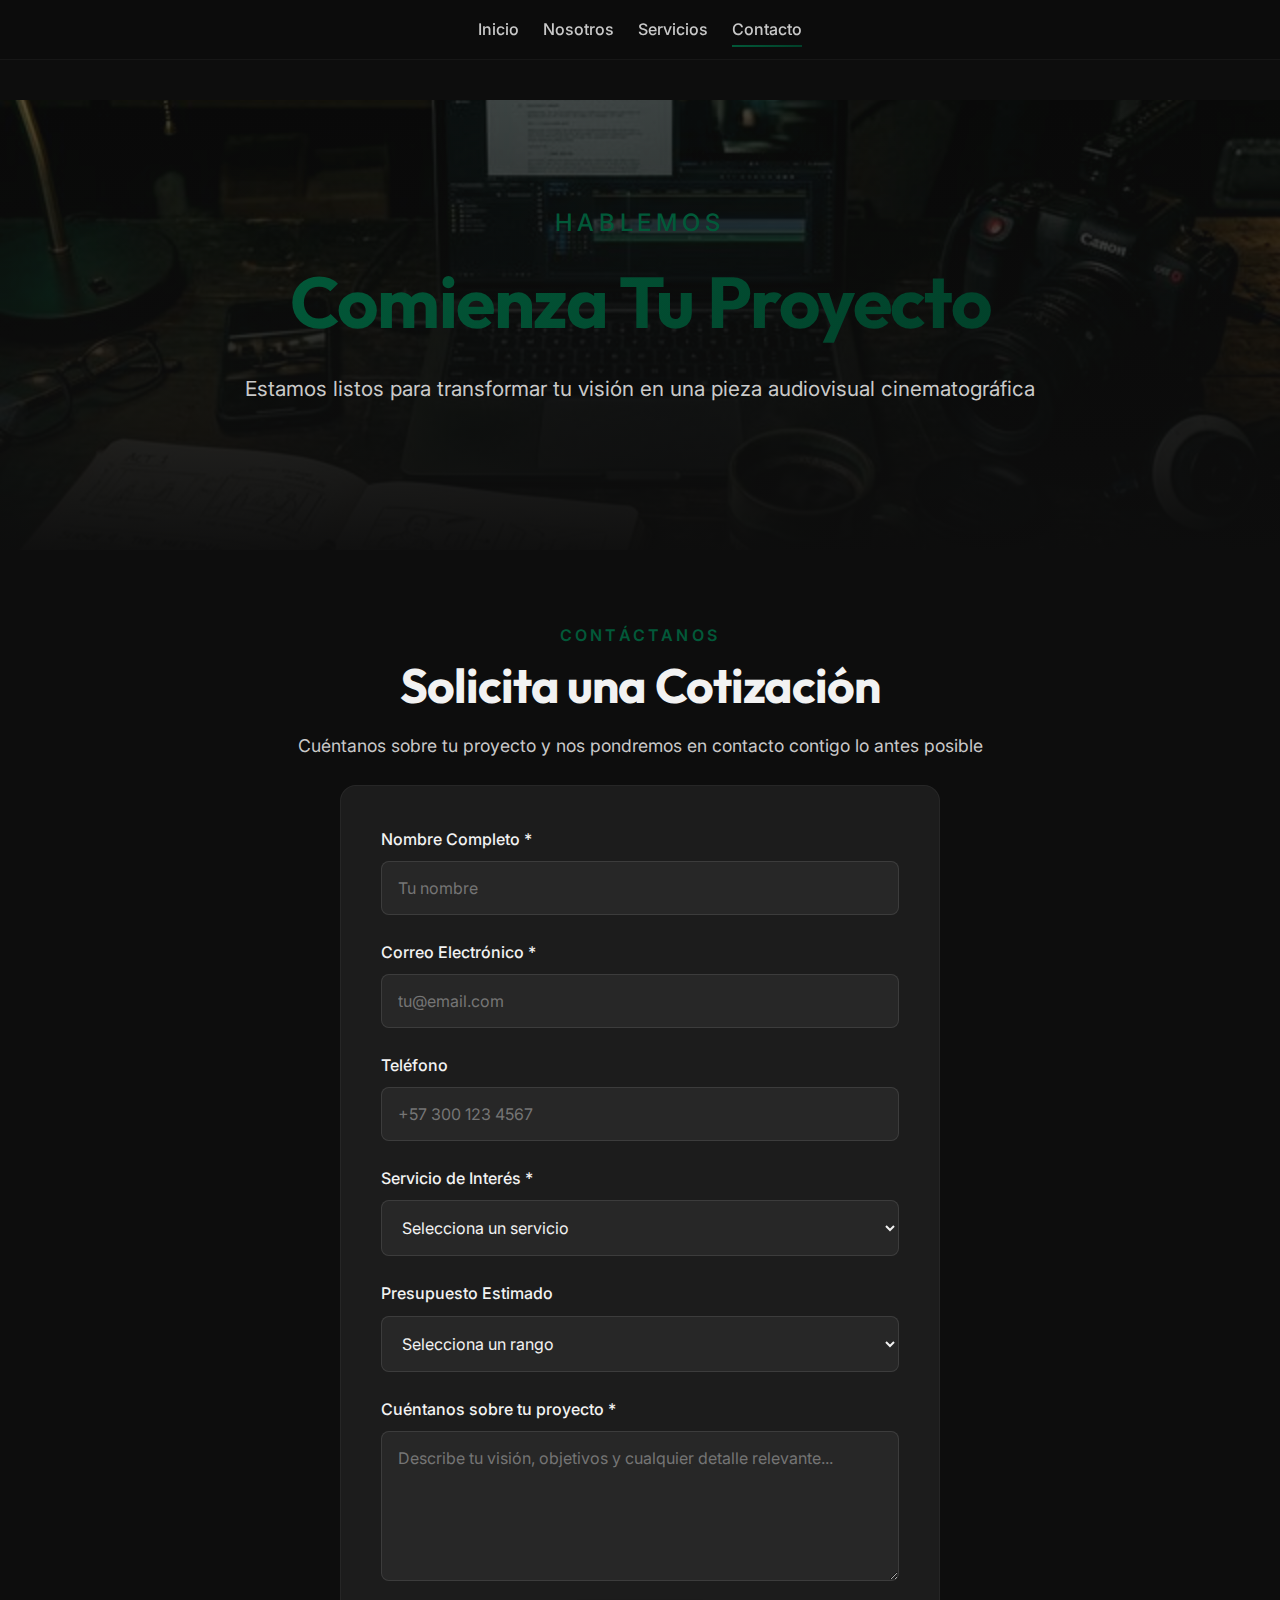
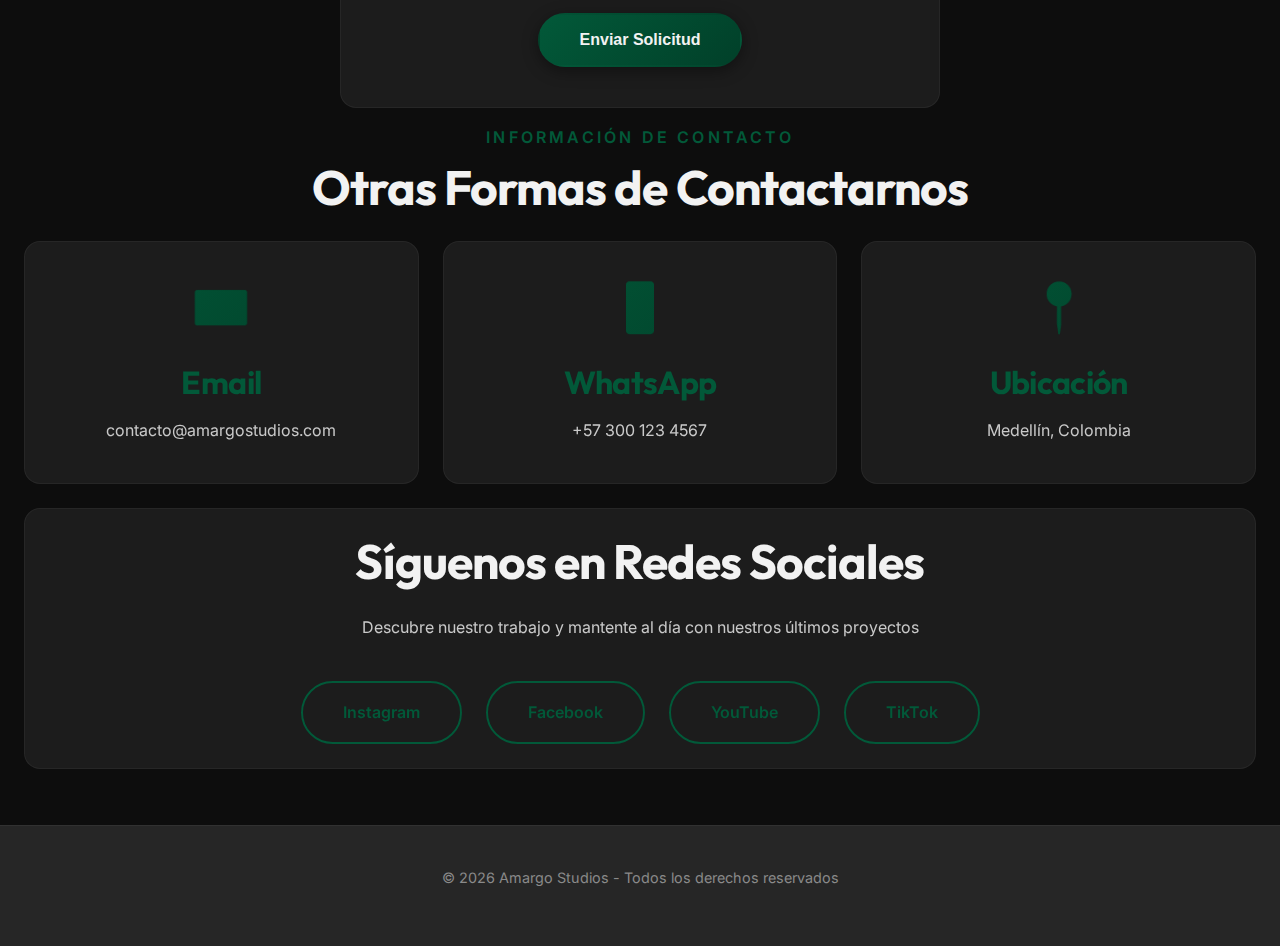
<file: contact.html>
<!DOCTYPE html>
<html lang="es">

<head>
    <meta charset="UTF-8">
    <meta name="viewport" content="width=device-width, initial-scale=1.0">
    <meta name="description" content="Contacta a Amargo Studios para tu próximo proyecto audiovisual cinematográfico">
    <title>Contacto - Amargo Studios</title>

    <!-- Google Fonts -->
    <link rel="preconnect" href="https://fonts.googleapis.com">
    <link rel="preconnect" href="https://fonts.gstatic.com" crossorigin>
    <link
        href="https://fonts.googleapis.com/css2?family=Inter:wght@300;400;500;600;700&family=Outfit:wght@600;700;800&display=swap"
        rel="stylesheet">

    <!-- Styles -->
    <link rel="stylesheet" href="../assets/css/styles.css">
</head>

<body>

    <header id="header">
        <div class="header-container">
            <nav>
                <ul>
                    <li><a href="index.html">Inicio</a></li>
                    <li><a href="about.html">Nosotros</a></li>
                    <li><a href="services.html">Servicios</a></li>
                    <li><a href="contact.html" class="active">Contacto</a></li>
                </ul>
            </nav>
        </div>
    </header>

    <main>
        <!-- HERO SECTION -->
        <section class="hero" style="min-height: 50vh;">
            <img class="hero-background" src="../assets/images/contact-hero.jpg" alt="Contacto Amargo Studios">
            <div class="hero-overlay"></div>
            <div class="hero-content fade-in-up">
                <p class="hero-subtitle">Hablemos</p>
                <h1 class="hero-title">Comienza Tu Proyecto</h1>
                <p class="hero-description">
                    Estamos listos para transformar tu visión en una pieza audiovisual cinematográfica
                </p>
            </div>
        </section>

        <!-- CONTACT FORM -->
        <section class="container">
            <div class="section-header">
                <p class="section-subtitle">Contáctanos</p>
                <h2>Solicita una Cotización</h2>
                <p>
                    Cuéntanos sobre tu proyecto y nos pondremos en contacto contigo lo antes posible
                </p>
            </div>

            <form class="contact-form" id="contactForm">
                <div class="form-group">
                    <label for="name">Nombre Completo *</label>
                    <input type="text" id="name" name="name" required placeholder="Tu nombre">
                </div>

                <div class="form-group">
                    <label for="email">Correo Electrónico *</label>
                    <input type="email" id="email" name="email" required placeholder="tu@email.com">
                </div>

                <div class="form-group">
                    <label for="phone">Teléfono</label>
                    <input type="tel" id="phone" name="phone" placeholder="+57 300 123 4567">
                </div>

                <div class="form-group">
                    <label for="service">Servicio de Interés *</label>
                    <select id="service" name="service" required
                        style="width: 100%; padding: 1rem; background: rgba(255, 255, 255, 0.05); border: 1px solid rgba(255, 255, 255, 0.1); border-radius: 8px; color: var(--color-text-primary); font-family: var(--font-primary); font-size: 1rem;">
                        <option value="">Selecciona un servicio</option>
                        <option value="produccion-video">Producción de Video</option>
                        <option value="fotografia">Fotografía Profesional</option>
                        <option value="redes-sociales">Contenido para Redes Sociales</option>
                        <option value="proyectos-especiales">Proyectos Especiales</option>
                        <option value="otro">Otro</option>
                    </select>
                </div>

                <div class="form-group">
                    <label for="budget">Presupuesto Estimado</label>
                    <select id="budget" name="budget"
                        style="width: 100%; padding: 1rem; background: rgba(255, 255, 255, 0.05); border: 1px solid rgba(255, 255, 255, 0.1); border-radius: 8px; color: var(--color-text-primary); font-family: var(--font-primary); font-size: 1rem;">
                        <option value="">Selecciona un rango</option>
                        <option value="menos-1m">Menos de $1,000,000 COP</option>
                        <option value="1m-3m">$1,000,000 - $3,000,000 COP</option>
                        <option value="3m-5m">$3,000,000 - $5,000,000 COP</option>
                        <option value="5m-10m">$5,000,000 - $10,000,000 COP</option>
                        <option value="mas-10m">Más de $10,000,000 COP</option>
                    </select>
                </div>

                <div class="form-group">
                    <label for="message">Cuéntanos sobre tu proyecto *</label>
                    <textarea id="message" name="message" required
                        placeholder="Describe tu visión, objetivos y cualquier detalle relevante..."></textarea>
                </div>

                <div class="text-center">
                    <button type="submit" class="btn btn-primary">Enviar Solicitud</button>
                </div>
            </form>
        </section>

        <!-- CONTACT INFO -->
        <section class="container">
            <div class="section-header">
                <p class="section-subtitle">Información de Contacto</p>
                <h2>Otras Formas de Contactarnos</h2>
            </div>

            <div class="grid grid-3">
                <div class="card text-center">
                    <div class="card-content">
                        <div class="card-icon">📧</div>
                        <h3>Email</h3>
                        <p>contacto@amargostudios.com</p>
                    </div>
                </div>

                <div class="card text-center">
                    <div class="card-content">
                        <div class="card-icon">📱</div>
                        <h3>WhatsApp</h3>
                        <p>+57 300 123 4567</p>
                    </div>
                </div>

                <div class="card text-center">
                    <div class="card-content">
                        <div class="card-icon">📍</div>
                        <h3>Ubicación</h3>
                        <p>Medellín, Colombia</p>
                    </div>
                </div>
            </div>
        </section>

        <!-- SOCIAL MEDIA -->
        <section class="container">
            <div class="card text-center">
                <div class="card-content">
                    <h2 class="mb-md">Síguenos en Redes Sociales</h2>
                    <p class="mb-lg">
                        Descubre nuestro trabajo y mantente al día con nuestros últimos proyectos
                    </p>
                    <div style="display: flex; gap: 1.5rem; justify-content: center; flex-wrap: wrap;">
                        <a href="#" class="btn btn-outline">Instagram</a>
                        <a href="#" class="btn btn-outline">Facebook</a>
                        <a href="#" class="btn btn-outline">YouTube</a>
                        <a href="#" class="btn btn-outline">TikTok</a>
                    </div>
                </div>
            </div>
        </section>
    </main>

    <footer>
        <div class="footer-content">
            <p>&copy; 2026 Amargo Studios - Todos los derechos reservados</p>
        </div>
    </footer>

    <script>
        // Header scroll effect
        window.addEventListener('scroll', () => {
            const header = document.getElementById('header');
            if (window.scrollY > 50) {
                header.classList.add('scrolled');
            } else {
                header.classList.remove('scrolled');
            }
        });

        // Form submission
        document.getElementById('contactForm').addEventListener('submit', function (e) {
            e.preventDefault();

            // Get form data
            const formData = new FormData(this);
            const data = Object.fromEntries(formData);

            // Here you would normally send the data to a server
            console.log('Form data:', data);

            // Show success message
            alert('¡Gracias por tu mensaje! Nos pondremos en contacto contigo pronto.');

            // Reset form
            this.reset();
        });
    </script>

</body>

</html>
</file>
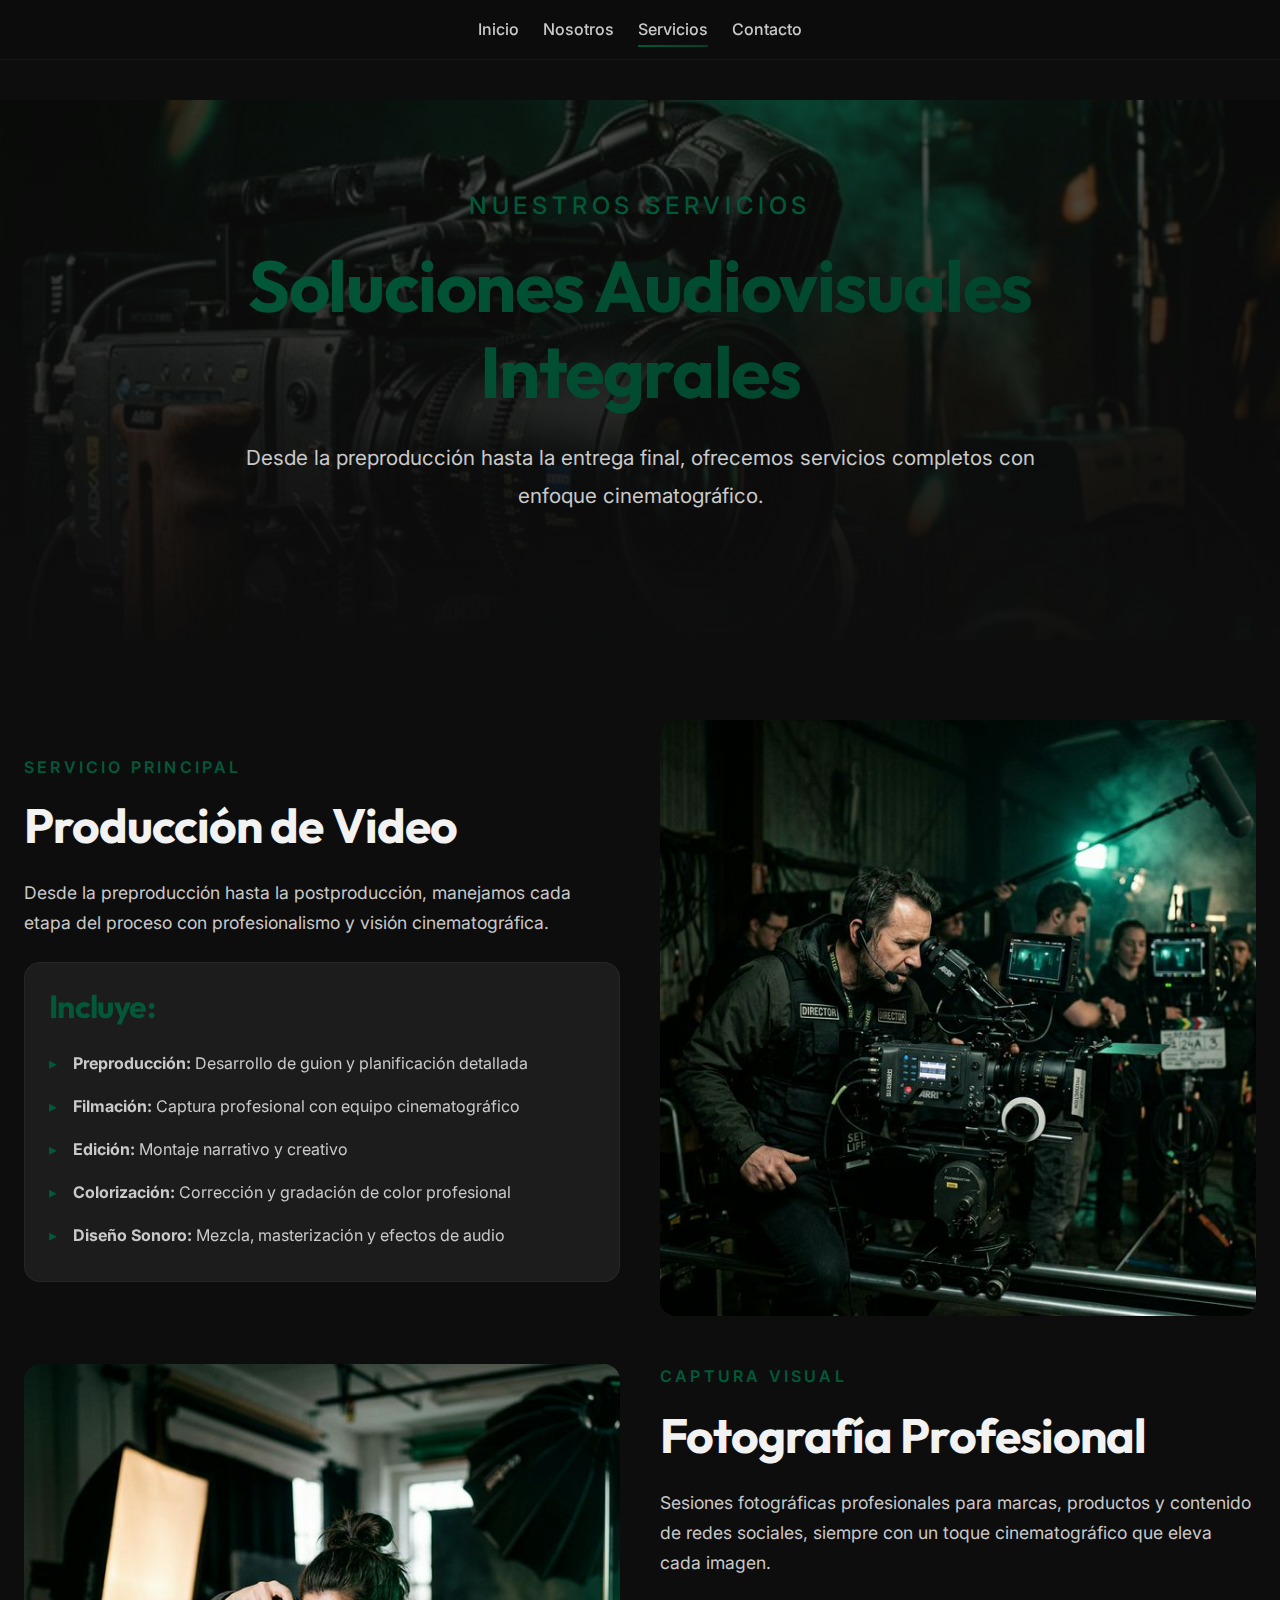
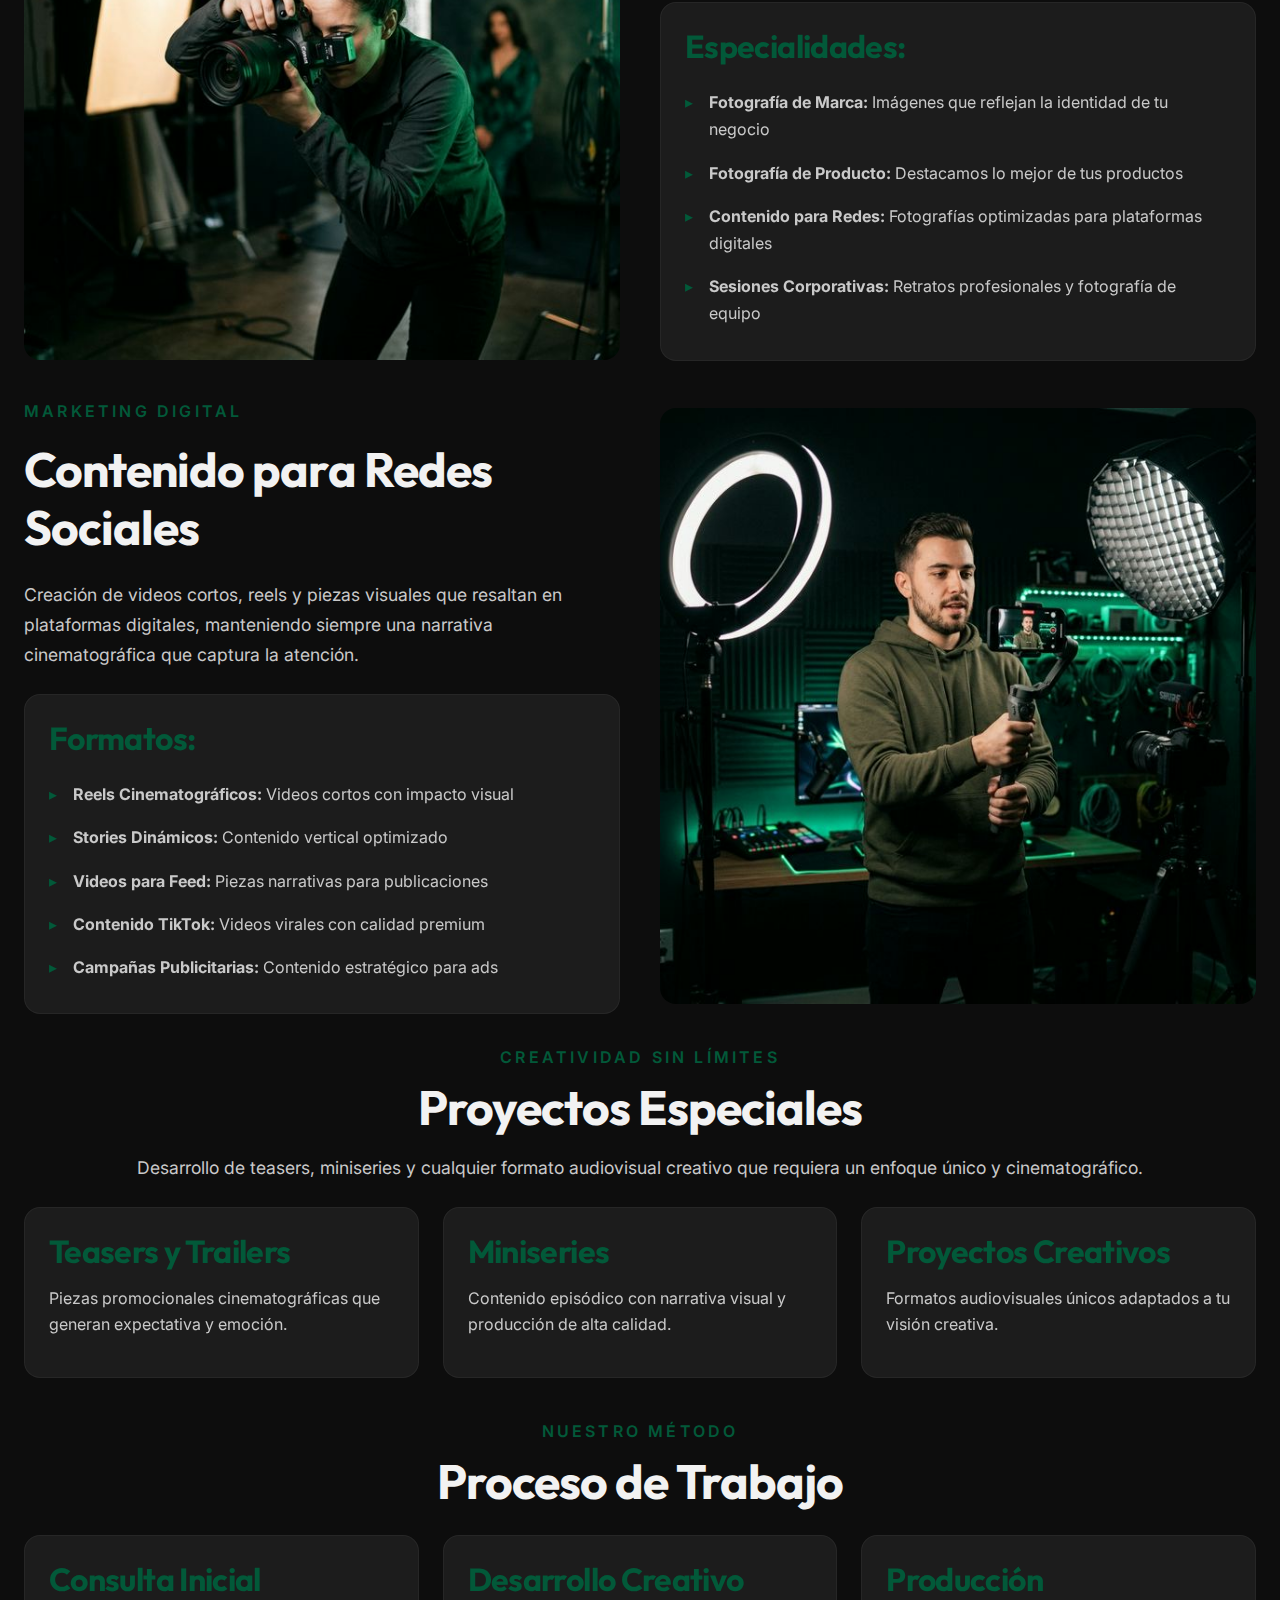
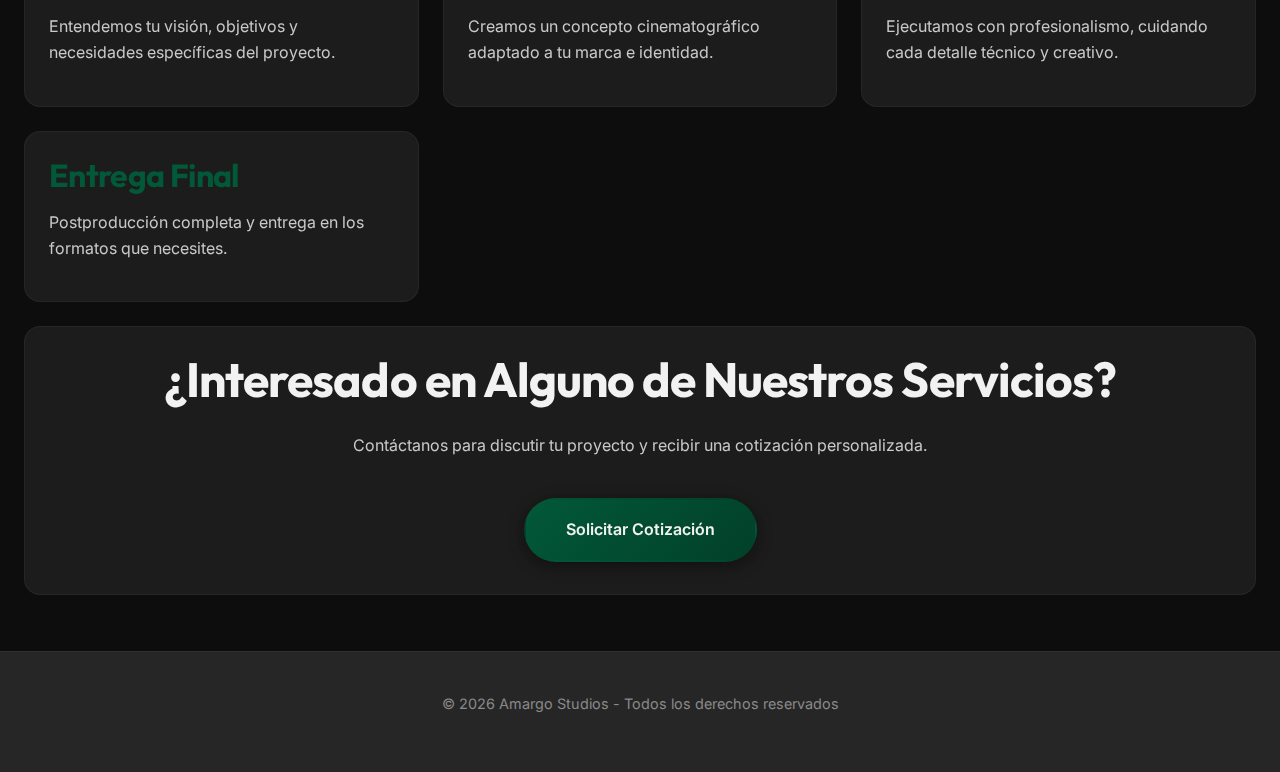
<file: services.html>
<!DOCTYPE html>
<html lang="es">

<head>
    <meta charset="UTF-8">
    <meta name="viewport" content="width=device-width, initial-scale=1.0">
    <meta name="description"
        content="Servicios de producción audiovisual, fotografía y contenido para redes sociales - Amargo Studios">
    <title>Servicios - Amargo Studios</title>

    <!-- Google Fonts -->
    <link rel="preconnect" href="https://fonts.googleapis.com">
    <link rel="preconnect" href="https://fonts.gstatic.com" crossorigin>
    <link
        href="https://fonts.googleapis.com/css2?family=Inter:wght@300;400;500;600;700&family=Outfit:wght@600;700;800&display=swap"
        rel="stylesheet">

    <!-- Styles -->
    <link rel="stylesheet" href="../assets/css/styles.css">
</head>

<body>

    <header id="header">
        <div class="header-container">
            <nav>
                <ul>
                    <li><a href="index.html">Inicio</a></li>
                    <li><a href="about.html">Nosotros</a></li>
                    <li><a href="services.html" class="active">Servicios</a></li>
                    <li><a href="contact.html">Contacto</a></li>
                </ul>
            </nav>
        </div>
    </header>

    <main>
        <!-- HERO SECTION -->
        <section class="hero" style="min-height: 60vh;">
            <img class="hero-background" src="../assets/images/services-hero.jpg" alt="Servicios Amargo Studios">
            <div class="hero-overlay"></div>
            <div class="hero-content fade-in-up">
                <p class="hero-subtitle">Nuestros Servicios</p>
                <h1 class="hero-title">Soluciones Audiovisuales Integrales</h1>
                <p class="hero-description">
                    Desde la preproducción hasta la entrega final, ofrecemos servicios completos
                    con enfoque cinematográfico.
                </p>
            </div>
        </section>

        <!-- PRODUCCION DE VIDEO -->
        <section class="container">
            <div class="about-content">
                <div class="about-text">
                    <p class="section-subtitle">Servicio Principal</p>
                    <h2>Producción de Video</h2>
                    <p>
                        Desde la preproducción hasta la postproducción, manejamos cada etapa del proceso
                        con profesionalismo y visión cinematográfica.
                    </p>
                    <div class="card mt-md">
                        <div class="card-content">
                            <h3 class="mb-sm">Incluye:</h3>
                            <ul>
                                <li><strong>Preproducción:</strong> Desarrollo de guion y planificación detallada</li>
                                <li><strong>Filmación:</strong> Captura profesional con equipo cinematográfico</li>
                                <li><strong>Edición:</strong> Montaje narrativo y creativo</li>
                                <li><strong>Colorización:</strong> Corrección y gradación de color profesional</li>
                                <li><strong>Diseño Sonoro:</strong> Mezcla, masterización y efectos de audio</li>
                            </ul>
                        </div>
                    </div>
                </div>
                <div class="media-container">
                    <img src="../assets/images/video-production.jpg" alt="Producción de video">
                </div>
            </div>
        </section>

        <!-- FOTOGRAFIA -->
        <section class="container">
            <div class="about-content">
                <div class="media-container">
                    <img src="../assets/images/photography.jpg" alt="Fotografía profesional">
                </div>
                <div class="about-text">
                    <p class="section-subtitle">Captura Visual</p>
                    <h2>Fotografía Profesional</h2>
                    <p>
                        Sesiones fotográficas profesionales para marcas, productos y contenido de redes sociales,
                        siempre con un toque cinematográfico que eleva cada imagen.
                    </p>
                    <div class="card mt-md">
                        <div class="card-content">
                            <h3 class="mb-sm">Especialidades:</h3>
                            <ul>
                                <li><strong>Fotografía de Marca:</strong> Imágenes que reflejan la identidad de tu
                                    negocio</li>
                                <li><strong>Fotografía de Producto:</strong> Destacamos lo mejor de tus productos</li>
                                <li><strong>Contenido para Redes:</strong> Fotografías optimizadas para plataformas
                                    digitales</li>
                                <li><strong>Sesiones Corporativas:</strong> Retratos profesionales y fotografía de
                                    equipo</li>
                            </ul>
                        </div>
                    </div>
                </div>
            </div>
        </section>

        <!-- CONTENIDO PARA REDES SOCIALES -->
        <section class="container">
            <div class="about-content">
                <div class="about-text">
                    <p class="section-subtitle">Marketing Digital</p>
                    <h2>Contenido para Redes Sociales</h2>
                    <p>
                        Creación de videos cortos, reels y piezas visuales que resaltan en plataformas digitales,
                        manteniendo siempre una narrativa cinematográfica que captura la atención.
                    </p>
                    <div class="card mt-md">
                        <div class="card-content">
                            <h3 class="mb-sm">Formatos:</h3>
                            <ul>
                                <li><strong>Reels Cinematográficos:</strong> Videos cortos con impacto visual</li>
                                <li><strong>Stories Dinámicos:</strong> Contenido vertical optimizado</li>
                                <li><strong>Videos para Feed:</strong> Piezas narrativas para publicaciones</li>
                                <li><strong>Contenido TikTok:</strong> Videos virales con calidad premium</li>
                                <li><strong>Campañas Publicitarias:</strong> Contenido estratégico para ads</li>
                            </ul>
                        </div>
                    </div>
                </div>
                <div class="media-container">
                    <img src="../assets/images/social-media.jpg" alt="Contenido para redes sociales">
                </div>
            </div>
        </section>

        <!-- PROYECTOS ESPECIALES -->
        <section class="container">
            <div class="section-header">
                <p class="section-subtitle">Creatividad Sin Límites</p>
                <h2>Proyectos Especiales</h2>
                <p>
                    Desarrollo de teasers, miniseries y cualquier formato audiovisual creativo que requiera
                    un enfoque único y cinematográfico.
                </p>
            </div>
            <div class="grid grid-3">
                <div class="card">
                    <div class="card-content">
                        <h3>Teasers y Trailers</h3>
                        <p>
                            Piezas promocionales cinematográficas que generan expectativa y emoción.
                        </p>
                    </div>
                </div>

                <div class="card">
                    <div class="card-content">
                        <h3>Miniseries</h3>
                        <p>
                            Contenido episódico con narrativa visual y producción de alta calidad.
                        </p>
                    </div>
                </div>

                <div class="card">
                    <div class="card-content">
                        <h3>Proyectos Creativos</h3>
                        <p>
                            Formatos audiovisuales únicos adaptados a tu visión creativa.
                        </p>
                    </div>
                </div>
            </div>
        </section>

        <!-- PROCESO DE TRABAJO -->
        <section class="container">
            <div class="section-header">
                <p class="section-subtitle">Nuestro Método</p>
                <h2>Proceso de Trabajo</h2>
            </div>
            <div class="grid grid-2">
                <div class="card">
                    <div class="card-content">
                        <h3>Consulta Inicial</h3>
                        <p>
                            Entendemos tu visión, objetivos y necesidades específicas del proyecto.
                        </p>
                    </div>
                </div>

                <div class="card">
                    <div class="card-content">
                        <h3>Desarrollo Creativo</h3>
                        <p>
                            Creamos un concepto cinematográfico adaptado a tu marca e identidad.
                        </p>
                    </div>
                </div>

                <div class="card">
                    <div class="card-content">
                        <h3>Producción</h3>
                        <p>
                            Ejecutamos con profesionalismo, cuidando cada detalle técnico y creativo.
                        </p>
                    </div>
                </div>

                <div class="card">
                    <div class="card-content">
                        <h3>Entrega Final</h3>
                        <p>
                            Postproducción completa y entrega en los formatos que necesites.
                        </p>
                    </div>
                </div>
            </div>
        </section>

        <!-- CTA SECTION -->
        <section class="container">
            <div class="card text-center">
                <div class="card-content">
                    <h2 class="mb-md">¿Interesado en Alguno de Nuestros Servicios?</h2>
                    <p class="mb-lg">
                        Contáctanos para discutir tu proyecto y recibir una cotización personalizada.
                    </p>
                    <a href="contact.html" class="btn btn-primary">Solicitar Cotización</a>
                </div>
            </div>
        </section>
    </main>

    <footer>
        <div class="footer-content">
            <p>&copy; 2026 Amargo Studios - Todos los derechos reservados</p>
        </div>
    </footer>

    <script>
        // Header scroll effect
        window.addEventListener('scroll', () => {
            const header = document.getElementById('header');
            if (window.scrollY > 50) {
                header.classList.add('scrolled');
            } else {
                header.classList.remove('scrolled');
            }
        });
    </script>

</body>

</html>
</file>
<file: assets/css/styles.css>
/* ============================================
   AMARGO STUDIOS - MODERN CINEMATIC DESIGN
   ============================================ */

/* RESET & BASE */
* {
    margin: 0;
    padding: 0;
    box-sizing: border-box;
}

:root {
    /* Color Palette - Amargo Studios Official Brand Colors */
    --color-bg-primary: #0D0D0D;
    --color-bg-secondary: #262626;
    --color-bg-card: rgba(38, 38, 38, 0.6);
    --color-accent-primary: #025939;
    --color-accent-secondary: #014029;
    --color-accent-tertiary: #025939;
    --color-text-primary: #F2F2F2;
    --color-text-secondary: #c9c9c9;
    --color-text-muted: #8a8a8a;

    /* Gradients - Using brand colors */
    --gradient-primary: linear-gradient(135deg, #025939 0%, #014029 100%);
    --gradient-secondary: linear-gradient(135deg, #025939 0%, #026d4a 100%);
    --gradient-dark: linear-gradient(180deg, rgba(13, 13, 13, 0) 0%, rgba(13, 13, 13, 0.95) 100%);
    --gradient-accent: linear-gradient(135deg, rgba(2, 89, 57, 0.2) 0%, rgba(1, 64, 41, 0.2) 100%);

    /* Shadows */
    --shadow-sm: 0 2px 8px rgba(0, 0, 0, 0.3);
    --shadow-md: 0 4px 16px rgba(0, 0, 0, 0.4);
    --shadow-lg: 0 8px 32px rgba(0, 0, 0, 0.5);
    --shadow-glow: 0 0 20px rgba(2, 89, 57, 0.4);

    /* Spacing */
    --spacing-xs: 0.5rem;
    --spacing-sm: 1rem;
    --spacing-md: 1.5rem;
    --spacing-lg: 2.5rem;
    --spacing-xl: 3.5rem;

    /* Typography */
    --font-primary: 'Inter', -apple-system, BlinkMacSystemFont, sans-serif;
    --font-heading: 'Outfit', 'Montserrat', sans-serif;
}

html {
    scroll-behavior: smooth;
}

body {
    font-family: var(--font-primary);
    background-color: var(--color-bg-primary);
    color: var(--color-text-primary);
    line-height: 1.7;
    overflow-x: hidden;
}

/* TYPOGRAPHY */
h1,
h2,
h3,
h4,
h5,
h6 {
    font-family: var(--font-heading);
    font-weight: 700;
    letter-spacing: -0.02em;
    line-height: 1.2;
}

h1 {
    font-size: clamp(2.5rem, 6vw, 4.5rem);
    background: var(--gradient-primary);
    -webkit-background-clip: text;
    -webkit-text-fill-color: transparent;
    background-clip: text;
    margin-bottom: var(--spacing-md);
}

h2 {
    font-size: clamp(2rem, 4vw, 3rem);
    color: var(--color-text-primary);
    margin-bottom: var(--spacing-sm);
}

h3 {
    font-size: clamp(1.5rem, 3vw, 2rem);
    color: var(--color-accent-primary);
    margin-bottom: var(--spacing-sm);
}

p {
    color: var(--color-text-secondary);
    margin-bottom: var(--spacing-sm);
    font-size: 1.1rem;
}

/* HEADER & NAVIGATION */
header {
    position: fixed;
    top: 0;
    left: 0;
    right: 0;
    z-index: 1000;
    background: rgba(13, 13, 13, 0.85);
    backdrop-filter: blur(20px);
    -webkit-backdrop-filter: blur(20px);
    border-bottom: 1px solid rgba(242, 242, 242, 0.05);
    padding: var(--spacing-sm) var(--spacing-md);
    transition: all 0.3s ease;
}

header.scrolled {
    padding: var(--spacing-xs) var(--spacing-md);
    box-shadow: var(--shadow-md);
}

.header-container {
    max-width: 1400px;
    margin: 0 auto;
    display: flex;
    justify-content: center;
    align-items: center;
}

.logo {
    height: 80px;
    transition: transform 0.3s ease;
}

.logo:hover {
    transform: scale(1.05);
}

nav ul {
    list-style: none;
    display: flex;
    gap: var(--spacing-md);
    align-items: center;
}

nav a {
    text-decoration: none;
    color: var(--color-text-secondary);
    font-weight: 500;
    font-size: 1rem;
    position: relative;
    padding: 0.5rem 0;
    transition: color 0.3s ease;
}

nav a::after {
    content: '';
    position: absolute;
    bottom: 0;
    left: 0;
    width: 0;
    height: 2px;
    background: var(--gradient-primary);
    transition: width 0.3s ease;
}

nav a:hover {
    color: var(--color-text-primary);
}

nav a:hover::after,
nav a.active::after {
    width: 100%;
}

/* MAIN CONTENT */
main {
    padding-top: 100px;
    min-height: 100vh;
}

.container {
    max-width: 1400px;
    margin: 0 auto;
    padding: 0 var(--spacing-md);
}

/* HERO SECTION */
.hero {
    position: relative;
    min-height: 90vh;
    display: flex;
    align-items: center;
    justify-content: center;
    text-align: center;
    overflow: hidden;
    margin-bottom: var(--spacing-xl);
}

.hero-background {
    position: absolute;
    top: 0;
    left: 0;
    width: 100%;
    height: 100%;
    object-fit: cover;
    opacity: 0.3;
    z-index: 0;
}

.hero-overlay {
    position: absolute;
    top: 0;
    left: 0;
    width: 100%;
    height: 100%;
    background: var(--gradient-dark);
    z-index: 1;
}

.hero-content {
    position: relative;
    z-index: 2;
    max-width: 900px;
    padding: var(--spacing-md);
}

.hero-subtitle {
    font-size: clamp(1.2rem, 2vw, 1.5rem);
    color: var(--color-accent-primary);
    margin-bottom: var(--spacing-sm);
    font-weight: 500;
    text-transform: uppercase;
    letter-spacing: 0.2em;
}

.hero-title {
    margin-bottom: var(--spacing-md);
}

.hero-description {
    font-size: clamp(1.1rem, 2vw, 1.3rem);
    color: var(--color-text-secondary);
    margin-bottom: var(--spacing-lg);
    line-height: 1.8;
}

/* SECTIONS */
section {
    margin-bottom: var(--spacing-lg);
    padding: var(--spacing-md) 0;
}

.section-header {
    text-align: center;
    margin-bottom: var(--spacing-md);
    padding-top: var(--spacing-sm);
}

.section-subtitle {
    color: var(--color-accent-primary);
    font-size: 1rem;
    text-transform: uppercase;
    letter-spacing: 0.2em;
    margin-bottom: var(--spacing-xs);
    font-weight: 600;
}

/* CARDS & GRID */
.grid {
    display: grid;
    gap: var(--spacing-md);
    margin-bottom: var(--spacing-md);
}

.grid-2 {
    grid-template-columns: repeat(auto-fit, minmax(300px, 1fr));
}

.grid-3 {
    grid-template-columns: repeat(auto-fit, minmax(280px, 1fr));
}

.card {
    background: var(--color-bg-card);
    backdrop-filter: blur(10px);
    -webkit-backdrop-filter: blur(10px);
    border: 1px solid rgba(255, 255, 255, 0.05);
    border-radius: 16px;
    padding: var(--spacing-md);
    transition: all 0.4s cubic-bezier(0.4, 0, 0.2, 1);
    position: relative;
    overflow: hidden;
}

.card::before {
    content: '';
    position: absolute;
    top: 0;
    left: 0;
    width: 100%;
    height: 100%;
    background: var(--gradient-primary);
    opacity: 0;
    transition: opacity 0.4s ease;
    z-index: 0;
}

.card:hover {
    transform: translateY(-8px);
    box-shadow: var(--shadow-lg), var(--shadow-glow);
    border-color: rgba(2, 89, 57, 0.5);
}

.card:hover::before {
    opacity: 0.05;
}

.card-content {
    position: relative;
    z-index: 1;
}

.card-icon {
    font-size: 3rem;
    margin-bottom: var(--spacing-sm);
    background: var(--gradient-primary);
    -webkit-background-clip: text;
    -webkit-text-fill-color: transparent;
    background-clip: text;
}

.card h3 {
    margin-bottom: var(--spacing-sm);
}

.card p {
    font-size: 1rem;
    line-height: 1.6;
}

.card ul {
    list-style: none;
    margin-top: var(--spacing-sm);
}

.card ul li {
    padding: var(--spacing-xs) 0;
    color: var(--color-text-secondary);
    position: relative;
    padding-left: 1.5rem;
}

.card ul li::before {
    content: '▸';
    position: absolute;
    left: 0;
    color: var(--color-accent-primary);
}

/* BUTTONS */
.btn {
    display: inline-block;
    padding: 1rem 2.5rem;
    font-size: 1rem;
    font-weight: 600;
    text-decoration: none;
    border-radius: 50px;
    transition: all 0.3s ease;
    position: relative;
    overflow: hidden;
    z-index: 1;
    border: 2px solid transparent;
}

.btn-primary {
    background: var(--gradient-primary);
    color: var(--color-text-primary);
    box-shadow: var(--shadow-md);
}

.btn-primary:hover {
    transform: translateY(-2px);
    box-shadow: var(--shadow-lg), var(--shadow-glow);
}

.btn-outline {
    background: transparent;
    border-color: var(--color-accent-primary);
    color: var(--color-accent-primary);
}

.btn-outline:hover {
    background: var(--color-accent-primary);
    color: var(--color-text-primary);
}

/* IMAGES & MEDIA */
.media-container {
    position: relative;
    border-radius: 16px;
    overflow: hidden;
    margin: var(--spacing-md) 0;
}

.media-container img,
.media-container video {
    width: 100%;
    height: auto;
    display: block;
    transition: transform 0.6s ease;
}

.media-container:hover img,
.media-container:hover video {
    transform: scale(1.05);
}

/* ABOUT SECTION */
.about-content {
    display: grid;
    grid-template-columns: 1fr 1fr;
    gap: var(--spacing-lg);
    align-items: center;
}

.about-content-index {
    display: grid;
    grid-template-columns: 2fr 1fr;
    gap: var(--spacing-lg);
    align-items: center;
}

.about-content-about {
    display: grid;
    grid-template-columns: 1fr 2fr;
    gap: var(--spacing-lg);
    align-items: center;
}

.about-text h2 {
    margin-bottom: var(--spacing-md);
}

.about-text p {
    margin-bottom: var(--spacing-sm);
}

/* ABOUT INTRO */
.about-intro {
    max-width: 800px;
    margin: 0 auto;
    text-align: center;
}

.about-intro p {
    font-size: 1.1rem;
    line-height: 1.8;
    margin-bottom: var(--spacing-sm);
}

/* TEAM CARDS */
.team-card {
    background: var(--color-bg-card);
    border: 1px solid rgba(242, 242, 242, 0.05);
    border-radius: 16px;
    padding: var(--spacing-md);
    text-align: center;
    transition: all 0.4s cubic-bezier(0.4, 0, 0.2, 1);
}

.team-card:hover {
    transform: translateY(-6px);
    box-shadow: var(--shadow-lg), var(--shadow-glow);
    border-color: rgba(2, 89, 57, 0.4);
}

.team-img-container {
    width: 160px;
    height: 160px;
    margin: 0 auto var(--spacing-md);
    border-radius: 50%;
    overflow: hidden;
    border: 3px solid var(--color-accent-primary);
}

.team-img-container img {
    width: 100%;
    height: 100%;
    object-fit: cover;
    transition: transform 0.4s ease;
}

.team-card:hover .team-img-container img {
    transform: scale(1.1);
}

.team-info h3 {
    color: var(--color-text-primary);
    margin-bottom: var(--spacing-xs);
}

.team-role {
    color: var(--color-accent-primary);
    font-weight: 600;
    font-size: 0.95rem;
    text-transform: uppercase;
    letter-spacing: 0.1em;
    margin-bottom: var(--spacing-sm) !important;
}

.team-info p {
    font-size: 0.95rem;
    line-height: 1.6;
}

/* VISION & MISSION */
.vision-mission {
    display: grid;
    grid-template-columns: 1fr 1fr;
    gap: var(--spacing-md);
    margin-top: var(--spacing-lg);
}

.vision-card,
.mission-card {
    background: var(--color-bg-card);
    padding: var(--spacing-lg);
    border-radius: 16px;
    border: 1px solid rgba(255, 255, 255, 0.05);
    position: relative;
}

.vision-card::before {
    content: '';
    font-size: 3rem;
    position: absolute;
    top: var(--spacing-md);
    right: var(--spacing-md);
    opacity: 0.1;
}

.mission-card::before {
    content: '';
    font-size: 3rem;
    position: absolute;
    top: var(--spacing-md);
    right: var(--spacing-md);
    opacity: 0.1;
}

/* CONTACT FORM */
.contact-form {
    max-width: 600px;
    margin: 0 auto;
    background: var(--color-bg-card);
    padding: var(--spacing-lg);
    border-radius: 16px;
    border: 1px solid rgba(255, 255, 255, 0.05);
}

.form-group {
    margin-bottom: var(--spacing-md);
}

.form-group label {
    display: block;
    margin-bottom: var(--spacing-xs);
    color: var(--color-text-primary);
    font-weight: 500;
}

.form-group input,
.form-group textarea {
    width: 100%;
    padding: 1rem;
    background: rgba(255, 255, 255, 0.05);
    border: 1px solid rgba(255, 255, 255, 0.1);
    border-radius: 8px;
    color: var(--color-text-primary);
    font-family: var(--font-primary);
    font-size: 1rem;
    transition: all 0.3s ease;
}

.form-group input:focus,
.form-group textarea:focus {
    outline: none;
    border-color: var(--color-accent-primary);
    background: rgba(255, 255, 255, 0.08);
}

.form-group textarea {
    resize: vertical;
    min-height: 150px;
}

/* FOOTER */
footer {
    background: var(--color-bg-secondary);
    border-top: 1px solid rgba(255, 255, 255, 0.05);
    padding: var(--spacing-lg) var(--spacing-md);
    text-align: center;
    margin-top: var(--spacing-xl);
}

.footer-content {
    max-width: 1400px;
    margin: 0 auto;
}

.footer-content p {
    color: var(--color-text-muted);
    font-size: 0.9rem;
}

/* ANIMATIONS */
@keyframes fadeInUp {
    from {
        opacity: 0;
        transform: translateY(30px);
    }

    to {
        opacity: 1;
        transform: translateY(0);
    }
}

.fade-in-up {
    animation: fadeInUp 0.8s ease-out forwards;
}

/* RESPONSIVE */
@media (max-width: 968px) {

    .about-content,
    .vision-mission {
        grid-template-columns: 1fr;
    }

    nav ul {
        gap: var(--spacing-sm);
    }

    .hero {
        min-height: 70vh;
    }
}

@media (max-width: 640px) {
    :root {
        --spacing-md: 1rem;
        --spacing-lg: 2rem;
        --spacing-xl: 2.5rem;
    }

    header {
        padding: var(--spacing-xs) var(--spacing-sm);
    }

    .logo {
        height: 55px;
    }

    nav ul {
        flex-wrap: wrap;
        gap: var(--spacing-xs);
    }

    nav a {
        font-size: 0.9rem;
    }
}

/* UTILITY CLASSES */
.text-center {
    text-align: center;
}

.text-gradient {
    background: var(--gradient-primary);
    -webkit-background-clip: text;
    -webkit-text-fill-color: transparent;
    background-clip: text;
}

.mb-sm {
    margin-bottom: var(--spacing-sm);
}

.mb-md {
    margin-bottom: var(--spacing-md);
}

.mb-lg {
    margin-bottom: var(--spacing-lg);
}

.mt-sm {
    margin-top: var(--spacing-sm);
}

.mt-md {
    margin-top: var(--spacing-md);
}

.mt-lg {
    margin-top: var(--spacing-lg);
}
</file>
